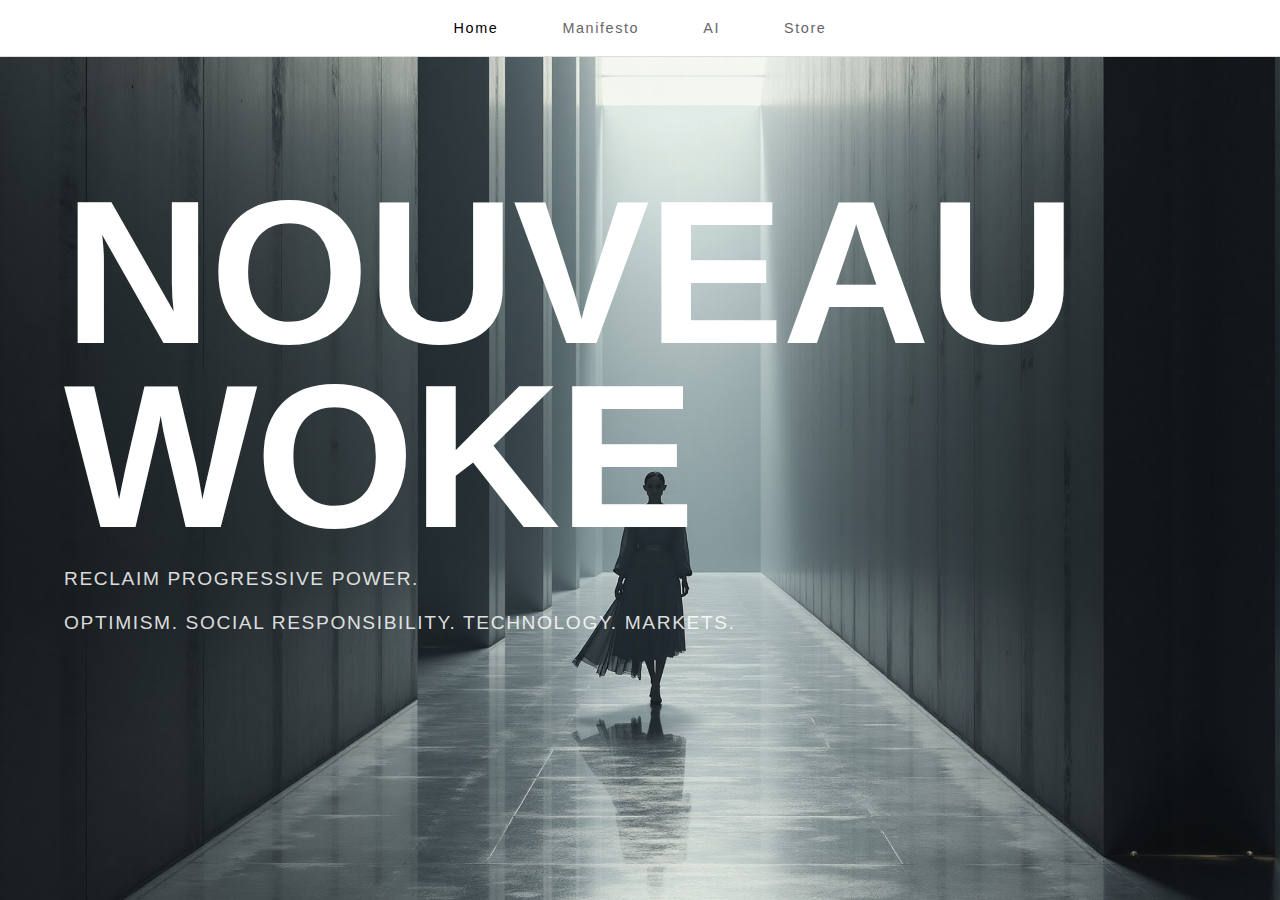
<file: index.html>
<!DOCTYPE html>
<html lang="en">
<head>
  <meta charset="UTF-8" />
  <meta name="viewport" content="width=device-width, initial-scale=1" />
  <title>Nouveau Woke</title>
  <link rel="stylesheet" href="styles.css" />
</head>
<body class="home">
  <nav class="minimal-nav">
    <ul>
      <li><a href="index.html" class="active">Home</a></li>
      <li><a href="manifesto.html">Manifesto</a></li>
      <li><a href="ai.html">AI</a></li>
      <li><a href="store.html">Store</a></li>
    </ul>
  </nav>

  <div class="hero">
    <div class="hero-text">
      <h1>NOUVEAU<br>WOKE</h1>
      <p class="subtext">Reclaim Progressive Power.</p>
      <p class="subtext">Optimism. Social Responsibility. Technology. Markets.</p>
    </div>
  </div>
</body>
</html>
</file>
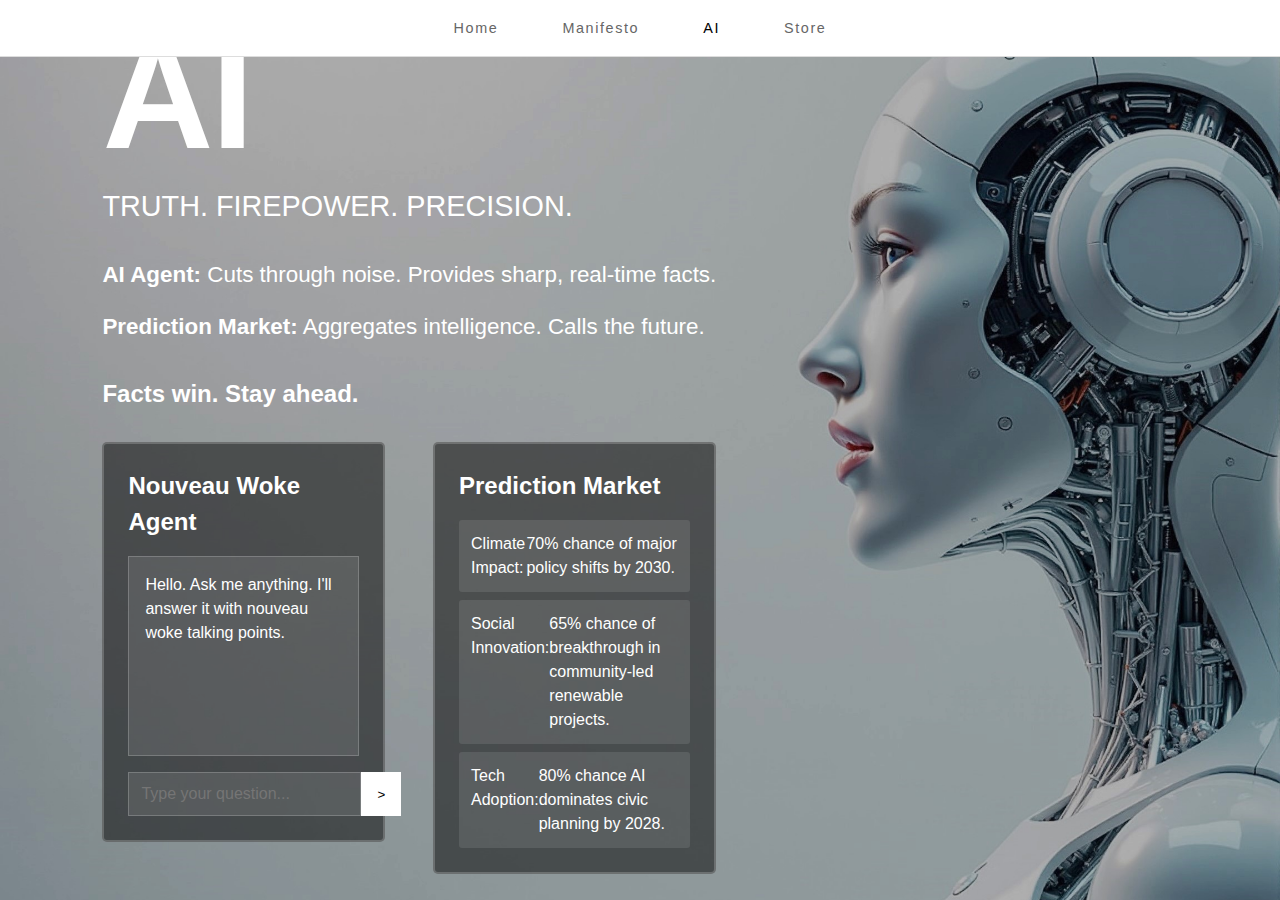
<file: ai.html>
<!DOCTYPE html>
<html lang="en">
<head>
  <meta charset="UTF-8" />
  <meta name="viewport" content="width=device-width, initial-scale=1" />
  <title>AI - Nouveau Woke</title>
  <link rel="stylesheet" href="styles.css" />
</head>
<body class="ai">
  <nav class="minimal-nav">
    <ul>
      <li><a href="index.html">Home</a></li>
      <li><a href="manifesto.html">Manifesto</a></li>
      <li><a href="ai.html" class="active">AI</a></li>
      <li><a href="store.html">Store</a></li>
    </ul>
  </nav>

  <div class="ai-container">
    <h1>AI</h1>
    <p class="intro-text">Truth. Firepower. Precision.</p>

    <ul class="ai-list">
      <li><strong>AI Agent:</strong> Cuts through noise. Provides sharp, real-time facts.</li>
      <li><strong>Prediction Market:</strong> Aggregates intelligence. Calls the future.</li>
    </ul>

    <p class="closing-text">Facts win. Stay ahead.</p>

    <div class="ai-interface">
      <!-- Chat Interface -->
      <div class="chat-interface">
        <h3>Nouveau Woke Agent</h3>
        <div id="chatbox" class="chatbox">
          <div class="message bot">Hello. Ask me anything. I'll answer it with nouveau woke talking points.</div>
        </div>
        <div class="chat-input">
          <input type="text" id="userInput" placeholder="Type your question..." />
          <button id="sendBtn">&gt;</button>
        </div>
      </div>

      <!-- Prediction Market Mockup -->
      <div class="prediction-market">
        <h3>Prediction Market</h3>
        <div class="predictions">
          <div class="prediction">
            <span class="topic">Climate Impact:</span>
            <span class="prediction-value">70% chance of major policy shifts by 2030.</span>
          </div>
          <div class="prediction">
            <span class="topic">Social Innovation:</span>
            <span class="prediction-value">65% chance of breakthrough in community-led renewable projects.</span>
          </div>
          <div class="prediction">
            <span class="topic">Tech Adoption:</span>
            <span class="prediction-value">80% chance AI dominates civic planning by 2028.</span>
          </div>
        </div>
      </div>
    </div>
  </div>

  <script src="script.js"></script>
</body>
</html>
</file>
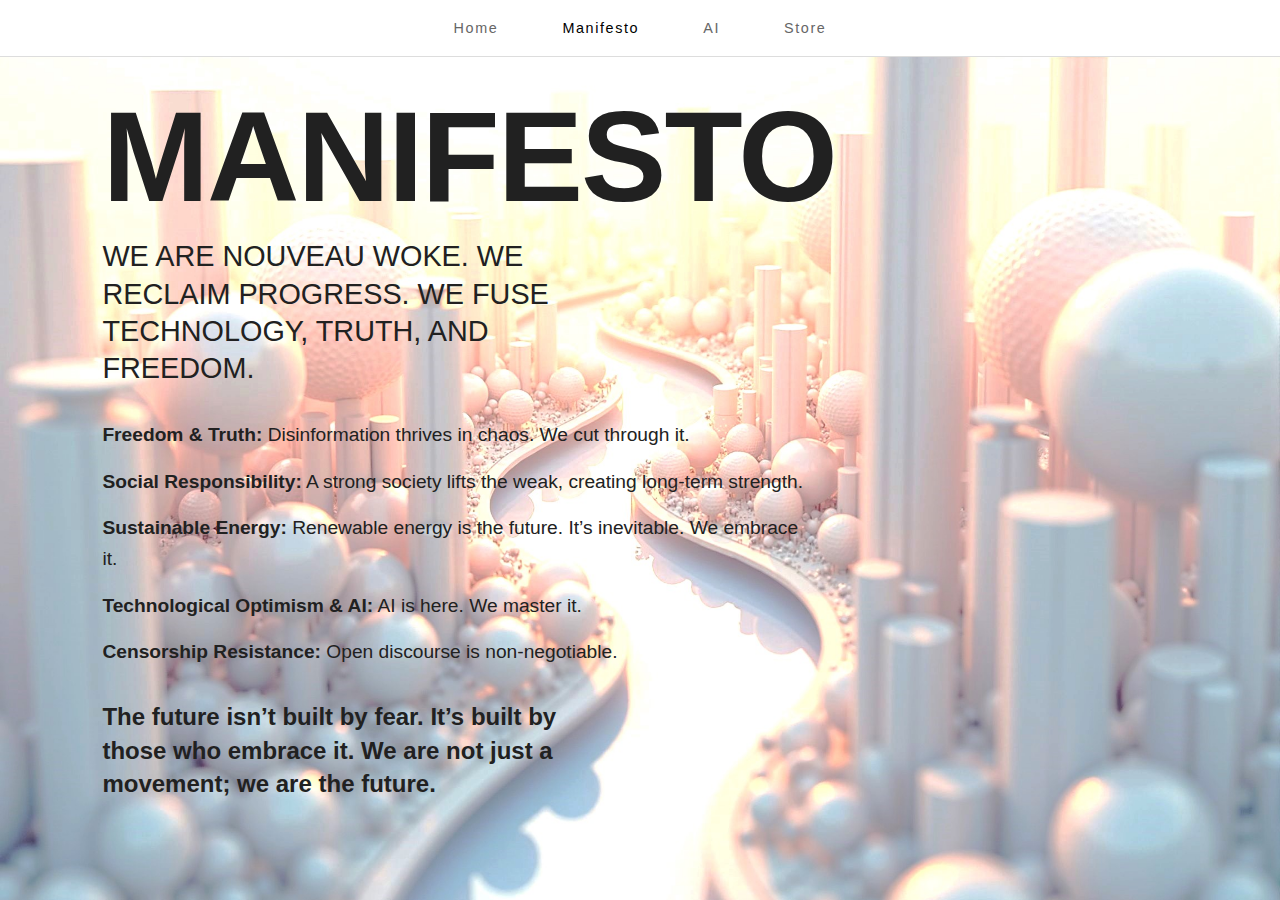
<file: manifesto.html>
<!DOCTYPE html>
<html lang="en">
<head>
  <meta charset="UTF-8" />
  <meta name="viewport" content="width=device-width, initial-scale=1" />
  <title>Manifesto - Nouveau Woke</title>
  <link rel="stylesheet" href="styles.css" />
</head>
<body class="manifesto">
  <nav class="minimal-nav">
    <ul>
      <li><a href="index.html">Home</a></li>
      <li><a href="manifesto.html" class="active">Manifesto</a></li>
      <li><a href="ai.html">AI</a></li>
      <li><a href="store.html">Store</a></li>
    </ul>
  </nav>

  <div class="manifesto-container">
    <h1>MANIFESTO</h1>
    <div class="manifesto-content">
      <p class="intro-text">We are Nouveau Woke. We reclaim progress. We fuse technology, truth, and freedom.</p>

      <ul class="manifesto-list">
        <li><strong>Freedom & Truth:</strong> Disinformation thrives in chaos. We cut through it.</li>
        <li><strong>Social Responsibility:</strong> A strong society lifts the weak, creating long-term strength.</li>
        <li><strong>Sustainable Energy:</strong> Renewable energy is the future. It’s inevitable. We embrace it.</li>
        <li><strong>Technological Optimism & AI:</strong> AI is here. We master it.</li>
        <li><strong>Censorship Resistance:</strong> Open discourse is non-negotiable.</li>
      </ul>

      <p class="closing-text">
        The future isn’t built by fear. It’s built by those who embrace it.  
        We are not just a movement; we are the future.
      </p>
    </div>
  </div>
</body>
</html>
</file>
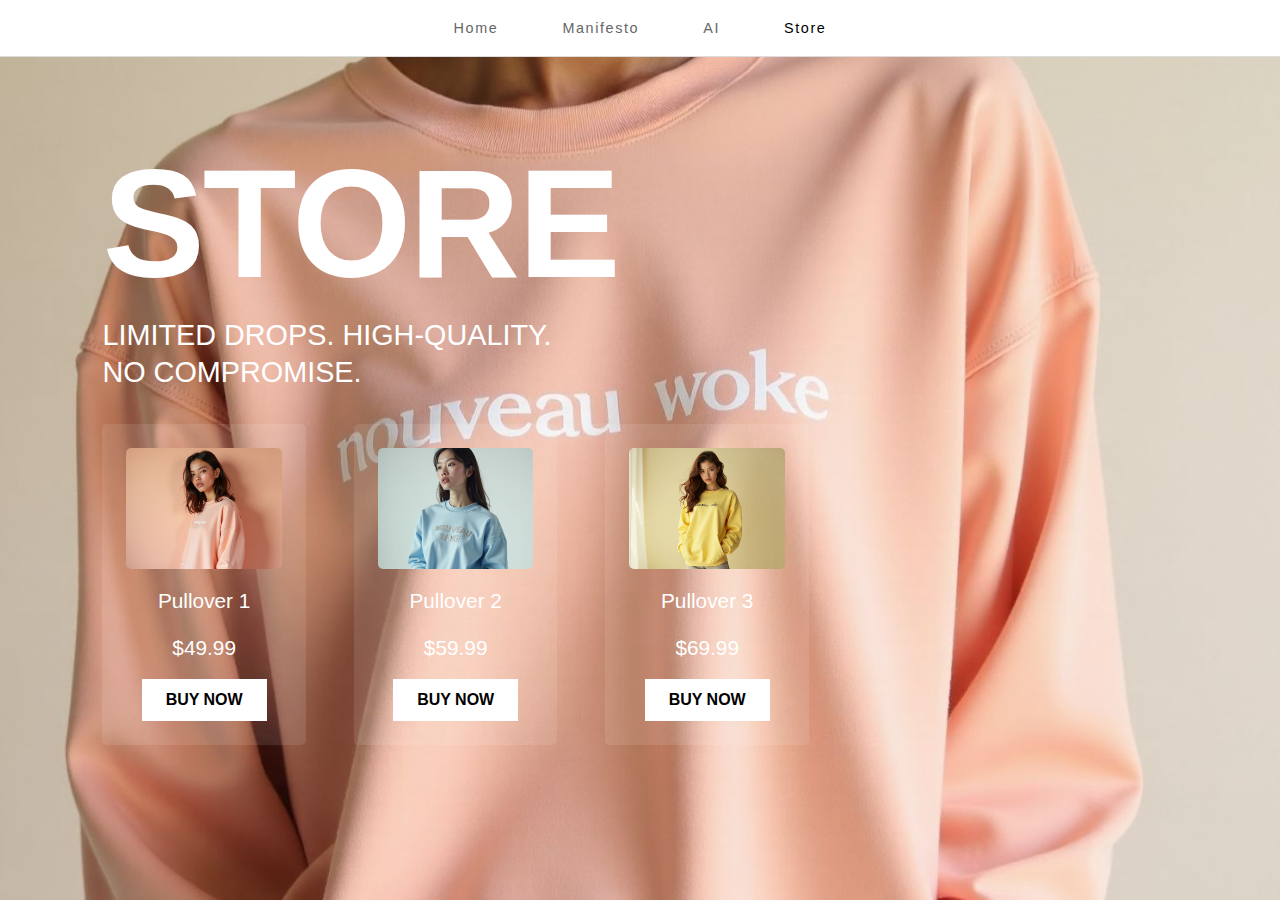
<file: store.html>
<!DOCTYPE html>
<html lang="en">
<head>
  <meta charset="UTF-8" />
  <meta name="viewport" content="width=device-width, initial-scale=1" />
  <title>Store - Nouveau Woke</title>
  <link rel="stylesheet" href="styles.css" />
</head>
<body class="store">
  <nav class="minimal-nav">
    <ul>
      <li><a href="index.html">Home</a></li>
      <li><a href="manifesto.html">Manifesto</a></li>
      <li><a href="ai.html">AI</a></li>
      <li><a href="store.html" class="active">Store</a></li>
    </ul>
  </nav>

  <div class="store-container">
    <h1>STORE</h1>
    <p class="intro-text">Limited drops. High-quality. No compromise.</p>

    <div class="store-items">
      <div class="store-item">
        <img src="pullover1.jpg" alt="Pullover 1" />
        <div class="store-info">
          <p>Pullover 1</p>
          <p>$49.99</p>
          <button>Buy Now</button>
        </div>
      </div>

      <div class="store-item">
        <img src="pullover2.jpg" alt="Pullover 2" />
        <div class="store-info">
          <p>Pullover 2</p>
          <p>$59.99</p>
          <button>Buy Now</button>
        </div>
      </div>

      <div class="store-item">
        <img src="pullover3.jpg" alt="Pullover 3" />
        <div class="store-info">
          <p>Pullover 3</p>
          <p>$69.99</p>
          <button>Buy Now</button>
        </div>
      </div>
    </div>
  </div>
</body>
</html>
</file>
<file: styles.css>
/* Reset & Base */
* {
    margin: 0;
    padding: 0;
    box-sizing: border-box;
  }
  
  body {
    font-family: "Arial Black", Arial, sans-serif;
    background: #e5e5e5; /* Light grey for a premium aesthetic */
    color: #333;
    line-height: 1.5;
  }
  
  /* Force Full-Width Navigation */
  .minimal-nav {
    position: fixed;
    top: 0;
    left: 0;  /* Ensure nav starts at the left */
    width: 100vw;  /* Force it to always be full width */
    padding: 1rem;
    z-index: 100;
    background: white;  /* Solid background for consistency */
    border-bottom: 1px solid #ddd;
    font-family: "Arial Black", Arial, sans-serif;
    display: flex;
    justify-content: center;
  }
  
  .minimal-nav ul {
    list-style: none;
    display: flex; /* Ensures items align properly */
    gap: 2rem;
    padding: 0;
    margin: 0;
  }
  
  .minimal-nav ul li {
    display: inline;
  }
  
  .minimal-nav ul li a {
    text-decoration: none;
    color: #666;
    font-size: 0.9rem;
    letter-spacing: 0.1rem;
    padding: 0.5rem 1rem;
  }
  
  .minimal-nav ul li a.active,
  .minimal-nav ul li a:hover {
    color: #000;
  }
  
  /* Homepage - Drastic, Magazine Cover Look */
  .home .hero {
    height: 100vh;
    background: url('hero.jpg') no-repeat center center;
    background-size: cover;
    display: flex;
    align-items: flex-start;
    justify-content: flex-start;
    padding-left: 5vw;
    padding-top: 20vh;
    position: relative;
    color: white;
  }
  
  .home .hero h1 {
    font-family: "Arial Black", Arial, sans-serif;
    font-size: 16vw; /* Huge, display-filling text */
    font-weight: 900;
    line-height: 0.9;
    text-transform: uppercase;
    letter-spacing: -2px;
  }
  
  .subtext {
    font-size: 1.2rem;
    font-weight: 300;
    text-transform: uppercase;
    letter-spacing: 0.1rem;
    margin-top: 1rem;
    color: rgba(255, 255, 255, 0.85);
  }
  
  /* Shades of Grey Overlay */
  .home .hero::after {
    content: "";
    position: absolute;
    top: 0;
    left: 0;
    right: 0;
    bottom: 0;
    background: linear-gradient(
      rgba(10, 10, 10, 0.7) 20%, 
      rgba(50, 50, 50, 0.5) 50%, 
      rgba(90, 90, 90, 0.3) 80%
    );
    z-index: -1;
  }
  
  /* Manifesto Page - Editorial Layout */
  body.manifesto {
    background: url('manifesto.jpg') no-repeat center center;
    background-size: cover;
    color: rgb(33, 33, 33);
    display: flex;
    flex-direction: column;
    justify-content: center;
    align-items: flex-start;
    padding-left: 8vw;
    height: 100vh;
    position: relative;
  }
  
  .manifesto-container {
    max-width: 60%;
    position: relative;
    z-index: 2;
  }
  
  .manifesto-container h1 {
    font-family: "Arial Black", Arial, sans-serif;
    font-size: 10vw;
    font-weight: 900;
    text-transform: uppercase;
    letter-spacing: -2px;
    line-height: 0.9;
    margin-bottom: 1.5rem;
  }
  
  .intro-text {
    font-size: 1.5rem;
    font-weight: 300;
    line-height: 1.4;
    max-width: 500px;
    margin-bottom: 2rem;
  }
  
  .manifesto-list {
    list-style: none;
    font-size: 1.2rem;
    line-height: 1.6;
    margin-bottom: 2rem;
  }
  
  .manifesto-list li {
    margin-bottom: 1rem;
    font-weight: 400;
  }
  
  .closing-text {
    font-size: 1.3rem;
    font-weight: 500;
    line-height: 1.5;
    max-width: 500px;
  }
  
  /* Content Areas (Manifesto, AI, Store) */
  .content {
    min-height: 100vh;
    display: flex;
    flex-direction: column;
    align-items: center;
    justify-content: center;
    padding: 5rem 2rem;
    text-align: center;
    background: rgba(247, 247, 247, 0.2); /* slight overlay for readability */
  }
  
  .content h2 {
    font-size: 3rem;
    margin-bottom: 1rem;
    letter-spacing: 0.1rem;
    text-transform: uppercase;
    font-weight: bold;
  }
  
  .content h3 {
    font-size: 2rem;
    margin-top: 1.5rem;
    margin-bottom: 0.5rem;
  }
  
  .content p,
  .content li {
    font-size: 1.2rem;
    margin: 0.5rem 0;
    color: inherit;
  }
  
  .content ul {
    margin: 1rem 0;
    text-align: left;
    max-width: 800px;
    margin-left: auto;
    margin-right: auto;
  }
  
  /* AI Page - Editorial Layout */
  body.ai {
    background: url('ai.jpg') no-repeat center center;
    background-size: cover;
    color: white;
    display: flex;
    flex-direction: column;
    justify-content: center;
    align-items: flex-start;
    padding-left: 8vw;
    height: 100vh;
    position: relative;
  }
  
  .ai-container {
    max-width: 60%;
    position: relative;
    z-index: 2;
  }
  
  .ai-container h1 {
    font-family: "Arial Black", Arial, sans-serif;
    font-size: 12vw;
    font-weight: 900;
    text-transform: uppercase;
    letter-spacing: -2px;
    line-height: 0.9;
    margin-bottom: 1.5rem;
  }
  
  .intro-text {
    font-size: 1.8rem;
    font-weight: 400;
    line-height: 1.3;
    max-width: 500px;
    margin-bottom: 2rem;
    text-transform: uppercase;
  }
  
  .ai-list {
    list-style: none;
    font-size: 1.4rem;
    line-height: 1.6;
    margin-bottom: 2rem;
    font-weight: 500;
  }
  
  .ai-list li {
    margin-bottom: 1rem;
  }
  
  .closing-text {
    font-size: 1.5rem;
    font-weight: 600;
    line-height: 1.4;
    max-width: 500px;
  }
  
  .ai-interface {
    display: flex;
    flex-direction: row;
    gap: 3rem;
    margin-top: 2rem;
    align-items: flex-start;
  }
  
  .chat-interface {
    width: 40%;
    border: 2px solid rgba(255, 255, 255, 0.2);
    background: rgba(0, 0, 0, 0.5);
    padding: 1.5rem;
    border-radius: 5px;
    color: white;
  }
  
  .chat-interface h3 {
    font-size: 1.5rem;
    margin-bottom: 1rem;
  }
  
  .chatbox {
    height: 200px;
    overflow-y: auto;
    border: 1px solid rgba(255, 255, 255, 0.2);
    padding: 1rem;
    margin-bottom: 1rem;
    font-size: 1rem;
    background: rgba(255, 255, 255, 0.1);
    color: white;
  }
  
  .chat-input {
    display: flex;
  }
  
  .chat-input input {
    flex: 1;
    padding: 0.75rem;
    border: 1px solid rgba(255, 255, 255, 0.2);
    background: rgba(255, 255, 255, 0.1);
    font-size: 1rem;
    color: white;
  }
  
  .chat-input button {
    padding: 0.75rem 1rem;
    border: none;
    background: white;
    color: black;
    cursor: pointer;
  }
  
  .prediction-market {
    width: 40%;
    border: 2px solid rgba(255, 255, 255, 0.2);
    background: rgba(0, 0, 0, 0.5);
    padding: 1.5rem;
    border-radius: 5px;
    color: white;
  }
  
  .prediction-market h3 {
    font-size: 1.5rem;
    margin-bottom: 1rem;
  }
  
  .predictions {
    display: flex;
    flex-direction: column;
    gap: 0.5rem;
    font-size: 1rem;
  }
  
  .prediction {
    display: flex;
    justify-content: space-between;
    background: rgba(255, 255, 255, 0.1);
    padding: 0.75rem;
    border-radius: 3px;
  }
  
  /* Store Page - Editorial Layout */
  body.store {
    background: url('store.jpg') no-repeat center center;
    background-size: cover;
    color: white;
    display: flex;
    flex-direction: column;
    justify-content: center;
    align-items: flex-start;
    padding-left: 8vw;
    height: 100vh;
    position: relative;
  }
  
  .store-container {
    max-width: 60%;
    position: relative;
    z-index: 2;
  }
  
  .store-container h1 {
    font-family: "Arial Black", Arial, sans-serif;
    font-size: 12vw;
    font-weight: 900;
    text-transform: uppercase;
    letter-spacing: -2px;
    line-height: 0.9;
    margin-bottom: 1.5rem;
  }
  
  .intro-text {
    font-size: 1.8rem;
    font-weight: 400;
    line-height: 1.3;
    max-width: 500px;
    margin-bottom: 2rem;
    text-transform: uppercase;
  }
  
  .store-items {
    display: flex;
    gap: 3rem;
    margin-top: 2rem;
  }
  
  .store-item {
    background: rgba(255, 255, 255, 0.1);
    border-radius: 5px;
    padding: 1.5rem;
    text-align: center;
    width: 250px;
  }
  
  .store-item img {
    width: 100%;
    display: block;
    border-radius: 5px;
  }
  
  .store-info p {
    font-size: 1.3rem;
    font-weight: 500;
    margin-top: 1rem;
  }
  
  .store-info button {
    margin-top: 1rem;
    padding: 0.75rem 1.5rem;
    font-size: 1rem;
    font-weight: bold;
    background: white;
    color: black;
    border: none;
    cursor: pointer;
    text-transform: uppercase;
  }
  
  /* Mobile Responsive Adjustments */
  @media (max-width: 768px) {
    /* Navigation Adjustments */
    .minimal-nav {
      padding: 0.5rem;
    }
    .minimal-nav ul {
      gap: 1rem;
    }
    .minimal-nav ul li a {
      padding: 0.5rem;
      font-size: 0.8rem;
    }
  
    /* Homepage Hero Adjustments */
    .home .hero {
      padding-left: 3vw;
      padding-top: 15vh;
    }
    .home .hero h1 {
      font-size: 20vw; /* Adjust font size for smaller screens */
    }
    .home .hero .subtext {
      font-size: 1rem;
    }
  
    /* General Page Layout (Manifesto, AI, Store) */
    body.manifesto,
    body.ai,
    body.store {
      padding-left: 5vw;
      padding-right: 5vw;
      height: auto;
      padding-top: 2rem;
      padding-bottom: 2rem;
      align-items: center;
      text-align: center;
    }
    .manifesto-container,
    .ai-container,
    .store-container {
      max-width: 90%;
    }
    .manifesto-container h1,
    .ai-container h1,
    .store-container h1 {
      font-size: 12vw;
      text-align: center;
    }
  
    /* AI Interface Layout Adjustments */
    .ai-interface {
      flex-direction: column;
      gap: 1rem;
    }
    .chat-interface,
    .prediction-market {
      width: 90%;
    }
  
    /* Store Items Layout Adjustments */
    .store-items {
      flex-direction: column;
      align-items: center;
      gap: 1.5rem;
    }
  }
</file>
